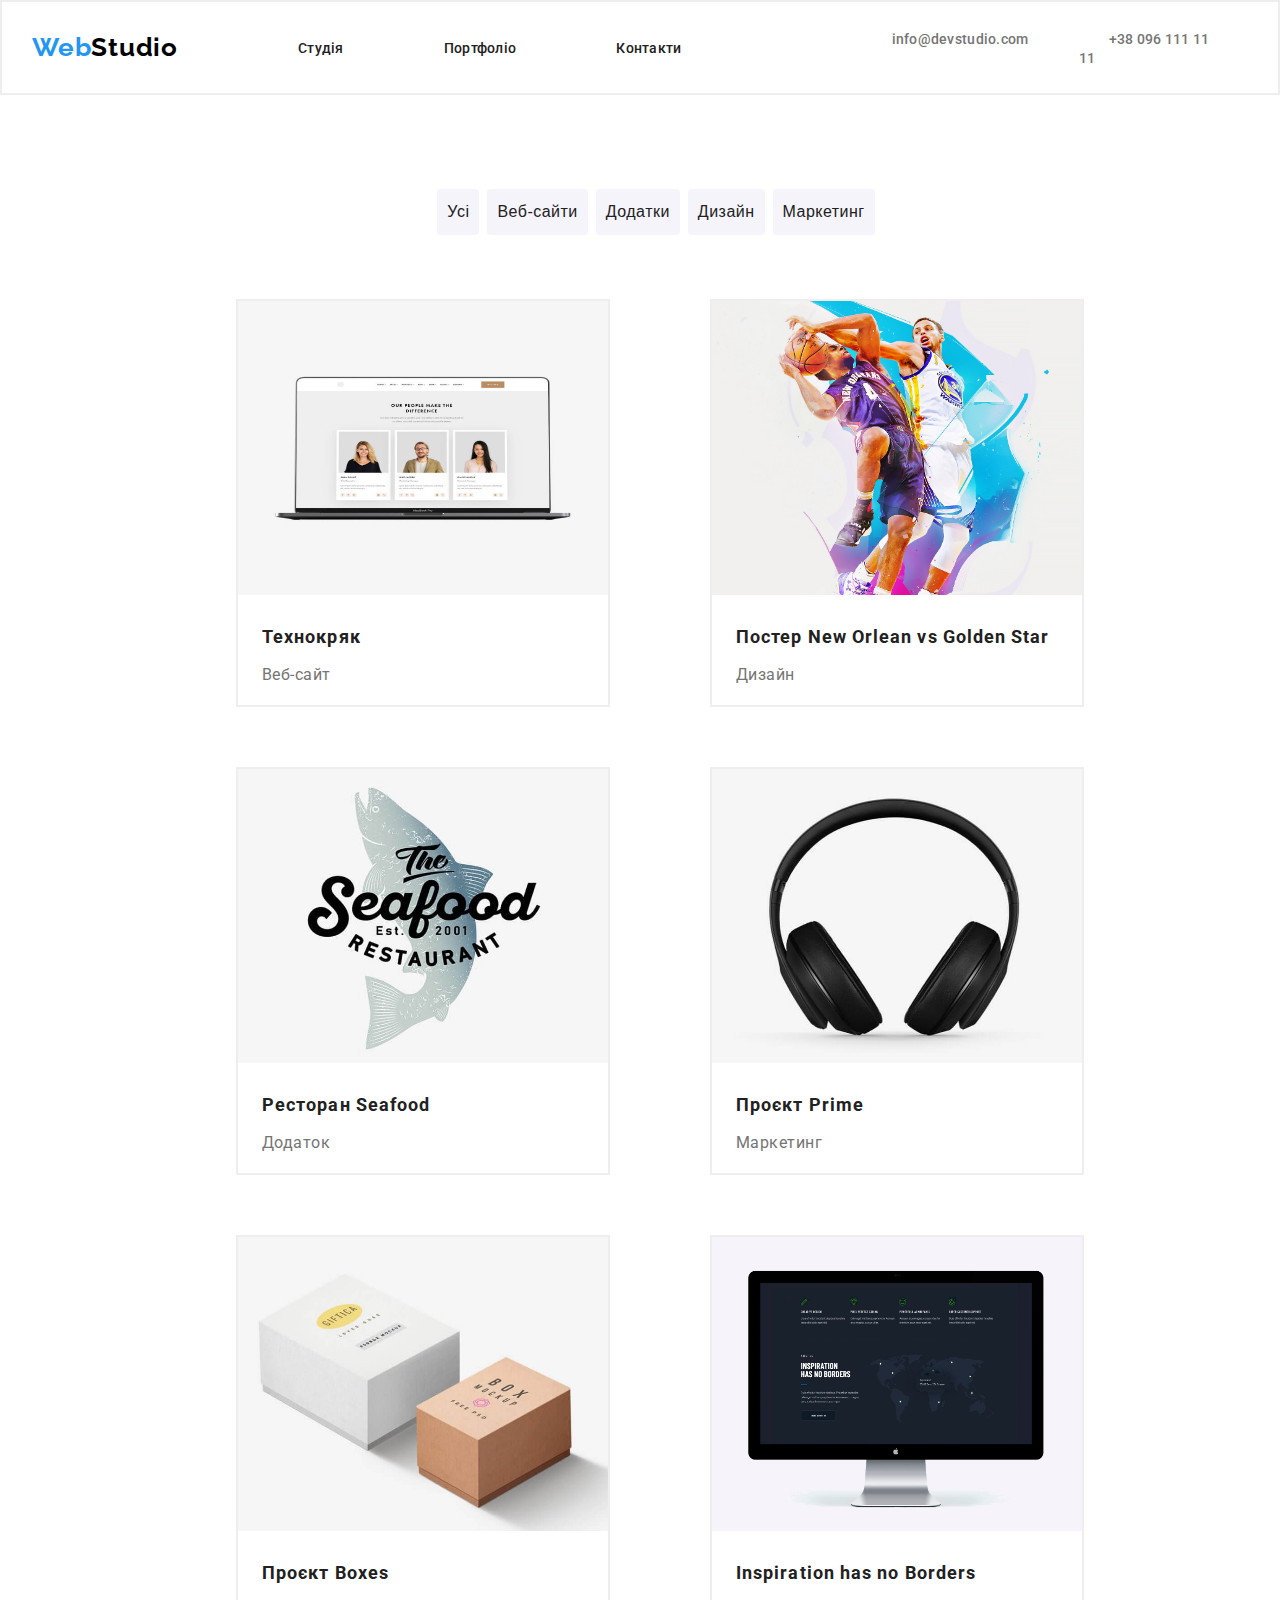
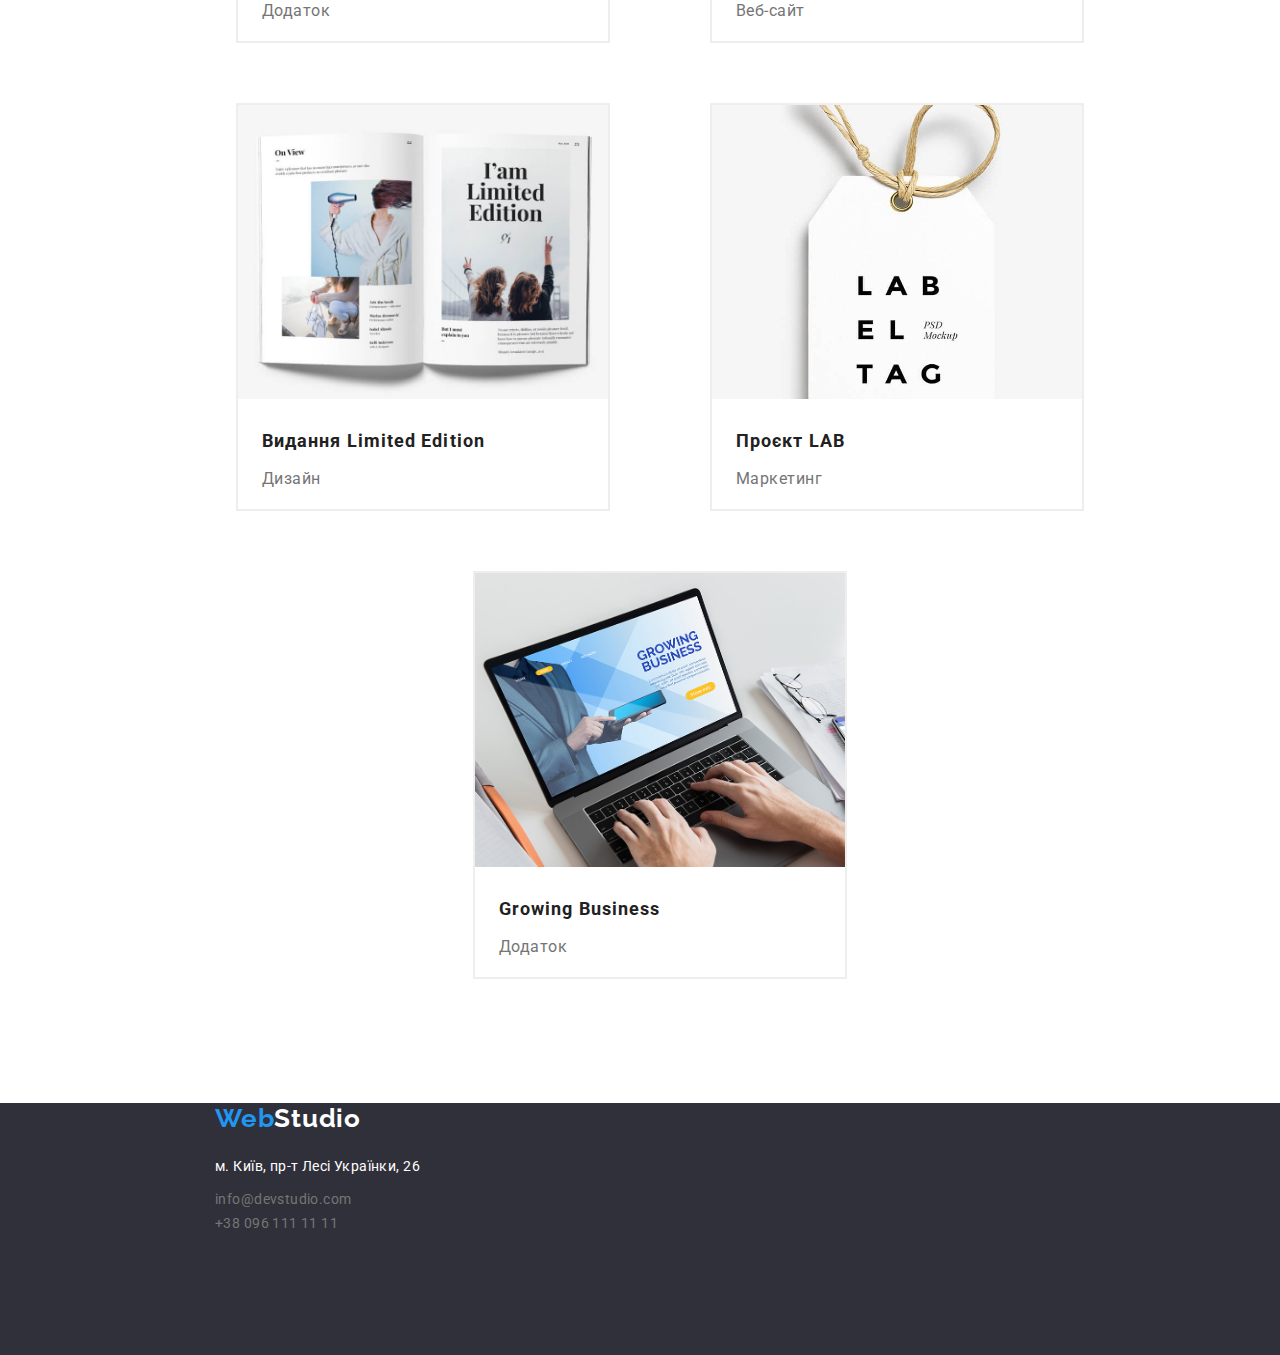
<file: portfolio.html>
<!DOCTYPE html>
<html lang="en">
<head>
    <meta charset="UTF-8">
    <meta http-equiv="X-UA-Compatible" content="IE=edge">
    <meta name="viewport" content="width=device-width, initial-scale=1.0">
    <title>Портфоліо</title>
    <link rel="stylesheet" href="./css/style.css" />
        <link href="https://fonts.googleapis.com/css2?family=Roboto:wght@400;500;700;900&display=swap" rel="stylesheet"/>
        <link href="https://fonts.googleapis.com/css2?family=Raleway:wght@700&display=swap" rel="stylesheet">
</head>
<body>
            <!--HEADER-->
        <header>
                <nav>
                    <div class = "direction-header">
                        <a href = "Logo" class = "logo">Web<span style = "color: black">Studio</span></a>
                            <ul class = "social-links">
                                <li><a href = "index.html">Студія</a></li>
                                <li><a href = "">Портфоліо</a></li>
                                <li><a href = "">Контакти</a></li>
                             </ul>
                        <ul class = "contact">
                            <li><a href = "mailto: info@devstudio.com">info@devstudio.com</a></li>
                            <li><a href = "tel: +38 096 111 11 11">+38 096 111 11 11</a></li>
                        </ul>
                    </div>                
                </nav>
        </header>
            <!--MAIN-->
    <main>
        <section>
    <ul class = "direction">
        <li><button type ="button" class ="second-button">Усі</button></li>
            <li><button type ="button" class ="second-button">Веб-сайти</button></li>
                <li><button type ="button" class ="second-button">Додатки</button></li>
            <li><button type ="button" class ="second-button">Дизайн</button></li>
        <li><button type ="button" class ="second-button">Маркетинг</button></li>
    </ul>
        </section>
            <!--II SECTION-->
        <section  class = "direction-two">
            <ul class = "box">
                <li class = "second-card">
                    <!--1-->
                        <img src="./images/f1.jpg" alt="Компьютер"
                        width="370" height="294"/>
                            <div class = "second-card-text">
                                <h3>Технокряк</h3>
                                <p>Веб-сайт</p>
                            </div>
                    </li>
                <li class = "second-card">
                    <!--2-->
                        <img src="./images/f2.jpg" alt="Баскетбол"
                        width="370" height="294"/>
                            <div class = "second-card-text">
                                <h3>Постер New Orlean vs Golden Star</h3>
                                <p>Дизайн</p>
                            </div>
                        </li>
                <li class = "second-card">
                    <!--3-->
                        <img src="./images/f3.jpg" alt="Рыба"
                        width="370" height="294"/>
                            <div class = "second-card-text">
                                <h3>Ресторан Seafood</h3>
                                <p>Додаток</p>
                            </div>
                    </li>
                <li class = "second-card">
                    <!--4-->
                        <img src="./images/f4.jpg" alt="Наушники"
                        width="370" height="294"/>
                            <div class = "second-card-text">
                                <h3>Проєкт Prime</h3>
                                <p>Маркетинг</p>
                            </div>
                    </li>
                <li class = "second-card">
                    <!--5-->
                        <img src="./images/f5.jpg" alt="Коробки"
                        width="370" height="294"/>
                            <div class = "second-card-text">
                                <h3>Проєкт Boxes</h3>
                                <p>Додаток</p>
                            </div>
                    </li>
                <li class = "second-card">
                    <!--6-->
                        <img src="./images/f6.jpg" alt="Монитор"
                        width="370" height="294"/>
                            <div class = "second-card-text">
                                <h3>Inspiration has no Borders</h3>
                                <p>Веб-сайт</p>
                            </div>
                    </li>
                <li class = "second-card">
                    <!--7-->
                        <img src="./images/f7.jpg" alt="Журнал"
                        width="370" height="294"/>
                            <div class = "second-card-text">
                                <h3>Видання Limited Edition</h3>
                                <p>Дизайн</p>
                            </div>
                    </li>
                <li class = "second-card">
                    <!--8-->
                        <img src="./images/f8.jpg" alt="Бирка"
                        width="370" height="294"/>
                            <div class = "second-card-text">
                                <h3>Проєкт LAB</h3>
                                <p>Маркетинг</p>
                            </div>
                    </li>
                <li class = "second-card">
                    <!--9-->
                        <img src="./images/f9.jpg" alt="Ноутбук"
                        width="370" height="294"/>
                            <div class = "second-card-text">
                                <h3>Growing Business</h3>
                                <p>Додаток</p>
                            </div>
                    </li>
                </ul>
        </section>

        </main>
            <!--FOOTER-->
            <footer class = "footer-background" >
                <div class = "container-second-page">
                    <a href="logo" class = "footer-logo">Web<span style = "color: white">Studio</span></a>
                <address class = "footer-text">
                    <p>м. Київ, пр-т Лесі Українки, 26</p>
                <ul class = "contact-two">
                    <li><a href="mailto:info@devstudio.com">info@devstudio.com</a></li>
                        <li><a href="tel:+38 096 111 11 11">+38 096 111 11 11</a></li>
                    </ul>
            </address>
        </div>
    </footer>       
</body>
</html>
</file>
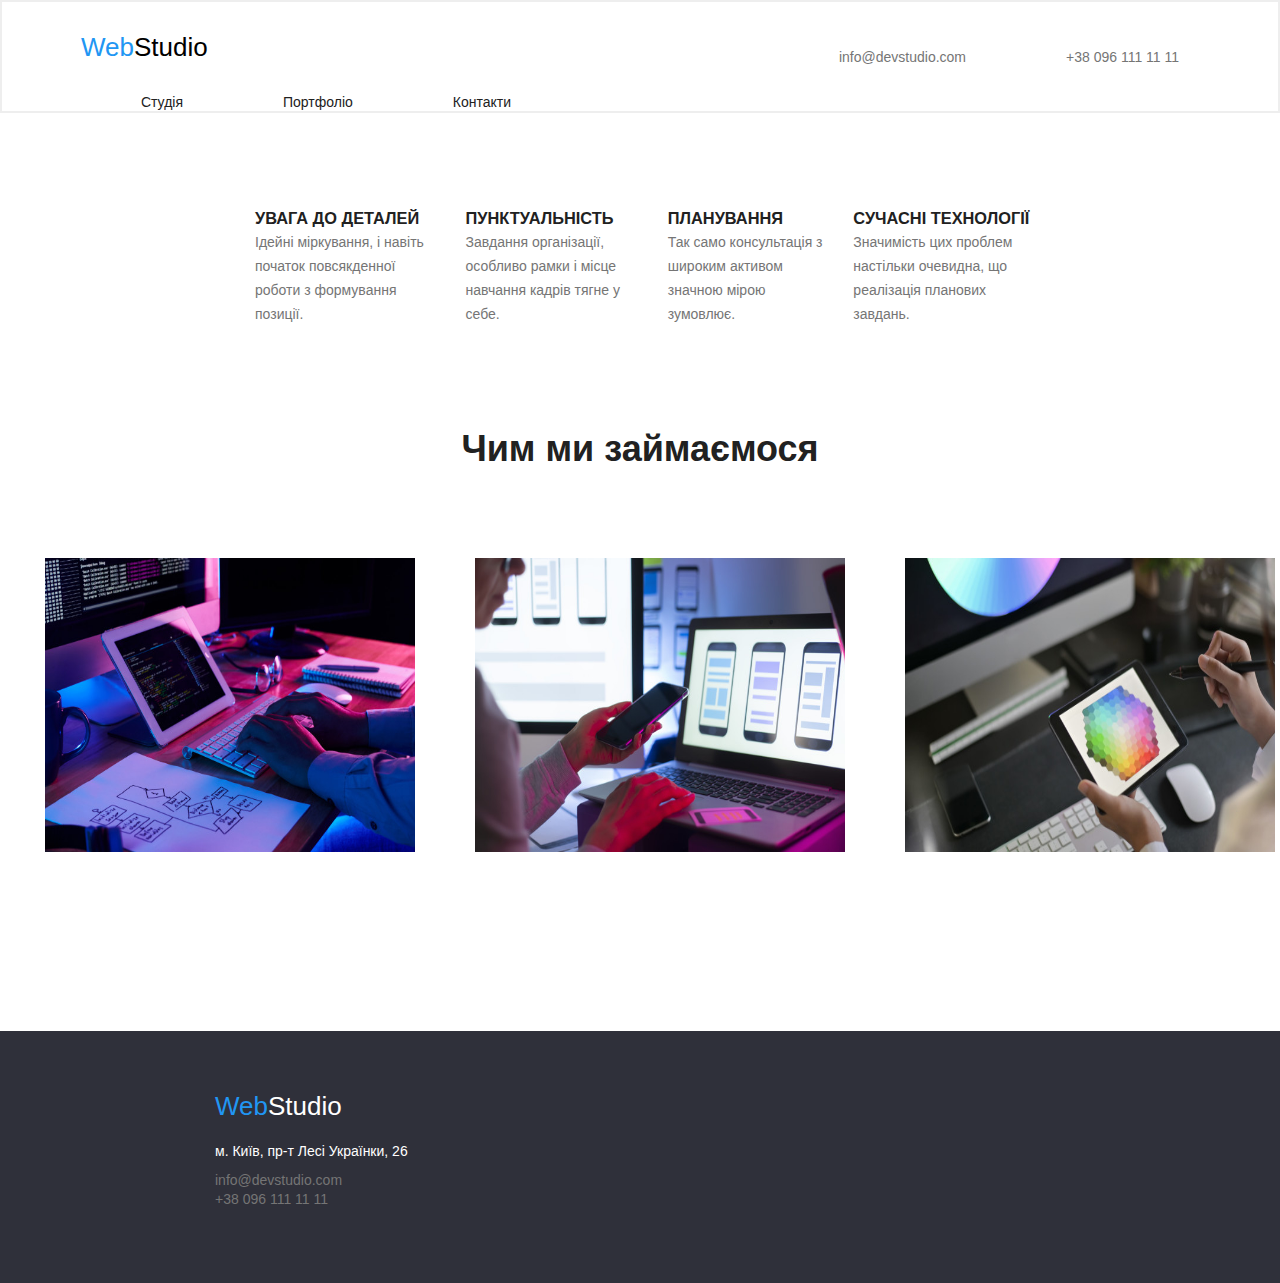
<file: try.html>
<!DOCTYPE html>
<html lang="en">
<head>
    <meta charset="UTF-8">
    <meta http-equiv="X-UA-Compatible" content="IE=edge">
    <meta name="viewport" content="width=device-width, initial-scale=1.0">
    <title>Document</title>
    <link rel="stylesheet" href="try.css" />
</head>
<body>
    <header class = "direction">
                <nav class = "">
                <a href = "Logo" class = "logo">Web<span style = "color: black">Studio</span></a>    
   
                <ul class = "social-links">
                        <li><a href = "index.html">Студія</a></li>
                        <li><a href = "">Портфоліо</a></li>
                        <li><a href = "">Контакти</li></a>
                    </ul>
                </nav>
                    <ul class = "contact">
                        <li><a href = "mailto: info@devstudio.com">info@devstudio.com</a></li>
                        <li><a href = "tel: +38 096 111 11 11">+38 096 111 11 11</a></li>
                    </ul>              
    
    </header>



            
            <main>
            <section class = "information">
                <ul class = "direction-inform">
                <li>
                    <h3>УВАГА ДО ДЕТАЛЕЙ</h3>
                        <p>Ідейні міркування, і навіть початок повсякденної роботи з формування позиції.</p>
            </li>
                <li>
                    <h3>ПУНКТУАЛЬНІСТЬ</h3>
                        <p>Завдання організації, особливо рамки і місце навчання кадрів тягне у себе.</p>
            </li>
                <li>    
                    <h3>ПЛАНУВАННЯ</h3>
                        <p>Так само консультація з широким активом значною мірою зумовлює.</p>
            </li>
                <li>    
                    <h3>СУЧАСНІ ТЕХНОЛОГІЇ</h3>
                        <p>Значимість цих проблем настільки очевидна, що реалізація планових завдань.</p>
            </li>
                </ul>
                                <!--BELOW-->
            <h2 class = "title">Чим ми займаємося</h2>
                <ul class = "images-page-one">
                    <li>
                        <img src=  ".//images/1.jpg" alt="Програмуванням" /></li>
                    <li>
                        <img src = ".//images/2.jpg" alt="Байдикуванням"/></li>
                    <li>
                        <img src = ".//images/3.jpg" alt="Підбором"/></li>
                </ul>
            </section>






            </main>
            <footer class = "footer-background" >
                <div class = "container">
                <a href="logo" class = "footer-logo">Web<span style = "color: white">Studio</span></a>
                <address class = "footer-text">
                        <p>м. Київ, пр-т Лесі Українки, 26</p>
                    <ul class = "contact-two">
                        <li><a href="mailto:info@devstudio.com">info@devstudio.com</a></li>
                        <li><a href="tel:+38 096 111 11 11">+38 096 111 11 11</a></li>
                    </ul>
                </address>
                </div>
        </footer>





</body>
</html>
</file>
<file: css/style.css>
html, body, div, span, applet, object, iframe,
h1, h2, h3, h4, h5, h6, p, blockquote, pre,
a, abbr, acronym, address, big, cite, code,
del, dfn, em, img, ins, kbd, q, s, samp,
small, strike, strong, sub, sup, tt, var,
b, u, i, center,
dl, dt, dd, ol, ul, li,
fieldset, form, label, legend, input, textarea,
table, caption, tbody, tfoot, thead, tr, th, td,
article, aside, canvas, details, embed, 
figure, figcaption, footer, header, hgroup, 
menu, nav, output, ruby, section, summary,
time, mark, audio, video {
	margin: 0;
}
body {
    font-family: "Roboto", sans-serif;
    background-color: var(--brand-main-color);
}

:root {
    --brand-main-color: #ffffff;
    --brand-text: #212121;
    --brand-allocations: #757575;
    --brand-link: #2196F3;
}



.direction-header {
    display: flex;
    justify-content: space-around;
    align-items: center;
    background-color: var(--brand-main-color);

    border: 2px solid #EEEEEE;
}
.direction-header a {
    margin: 30px;
}
.logo {
    text-decoration: none;
    font-family: "Raleway";
    font-style: normal;
    font-weight: 700;
    font-size: 26px;
    line-height: 31px;
    letter-spacing: 0.03em;
    color: #2196F3;
}
.social-links {
    list-style: none;
    display: flex;
    margin-right: 90px;

}
.social-links a {
    text-decoration: none;
    font-style: normal;
    font-size: 14px;
    line-height: 16px;
    font-weight: 500;
    letter-spacing: 0.02em;
    color: var(--brand-text);

    margin: 50px;
    
}
.social-links :hover {
    color: var(--brand-link);
}
.contact {
    list-style: none;
    display: flex;

}
.contact a{
    text-decoration: none;
    font-style: normal;
    font-weight: 500;
    font-size: 14px;
    line-height: 16px;
    letter-spacing: 0.02em;
    color: var(--brand-allocations);

    margin-right: 50px;
}
.contact :hover {
    color: var(--brand-link);
}


.first-title {
    font-style: normal;
    font-weight: 900;
    font-size: 44px;
    line-height: 60px;
    text-align: center;
    letter-spacing: 0.06em;
    text-transform: uppercase;
    color: var(--brand-text);
    
    margin: 30px;
}
.direction-first {
    display: flex;
    flex-direction: column;
    justify-content: center;
    align-items: center;
    
    margin-top: 200px;
    margin-bottom: 280px;
}
.button {
    width: 216px;
    height: 50px;
    background-color: var(--brand-link);
    border-radius: 4px;
    border: 0px;
        font-style: normal;
        font-weight: 700;
        font-size: 16px;
        line-height: 30px;
    color: white;
    box-shadow: 0px 4px 4px 0px #00000026;
    cursor: pointer;

}
.direction-inform {
    list-style: none;
    display: flex;
    justify-content: center;
    align-items: center;
}

.information {
    margin: 215px;
}
.information h3 {
    font-size: 14px;
    font-style: normal;
    font-weight: 700;
    line-height: 16px;
    letter-spacing: 0.03em;
    text-transform: uppercase;
    color: var(--brand-text);

    margin-bottom: 10px;
}

.information p {
    font-style: normal;
    font-weight: 400;
    font-size: 14px;
    line-height: 24px;
    letter-spacing: 0.03em;
    color: var(--brand-allocations);

    margin-right: 30px;
}
.title {
    font-style: normal;
    font-weight: 700;
    font-size: 36px;
    line-height: 42px;
    letter-spacing: 0.03em;
    display: flex;
    justify-content: center;
    align-items: center;
    color: var(--brand-text);
    
    margin-top: 94px;
    margin-bottom: 50px;
}
.images-page-one { 
    list-style: none;
    display: flex;
    justify-content: center;
    align-items: center;
}
.images-page-one img { 
    width: 370px; 
    height: 294px;
    margin: 30px;
    margin-bottom: 50px;
}
.selection-color {
    background-color: #F5F4FA;
    padding-top: 94px;
   
}
.title-two {
    font-size: 36px;
    font-style: Bold;
    line-height: 1.6;
    display: flex;
    justify-content: center;
    align-items: center;
   
}
.our-team {
    list-style: none;
    display: flex;
    justify-content: center;
    align-items: center;
}
.our-team h3 {
    font-style: normal;
    font-weight: 500;
    font-size: 16px;
    line-height: 19px;
    letter-spacing: 0.03em;
    text-align: center;
    color: var(--brand-text);
    
    margin-bottom: 10px;
}

.our-team p {
    font-style: normal;
    font-weight: 400;
    font-size: 16px;
    line-height: 19px;
    letter-spacing: 0.03em;
    color: var(--brand-allocations);

    text-align: center;


}
.our-text-direction {
    display: flex;
    flex-direction: column;
    justify-content: center;
    align-items: center;

    margin-top: 25px;
}
.card-our {
    height: 368px;
    width: 270px;
    background-color: #FFFFFF;
    border: 2px solid #EEEEEE;
    border-radius: 3px;
    box-shadow: 0px 2px 1px 0px #00000033;

    margin: 30px;
}
.footer-logo {
    text-decoration: none;
    font-family: "Raleway";
    font-style: normal;
    font-weight: 700;
    font-size: 26px;
    line-height: 31px;
    color: var(--brand-link);
    letter-spacing: 0.03em;

    margin-top: 60px;
    margin-left: 215px;
}
.footer-text {
    text-decoration: none;
    list-style: none;
    font-style: normal;
    font-weight: 400;
    font-size: 14px;
    line-height: 24px;
    color: white;
    letter-spacing: 0.03em;

    margin: 20px 215px;
}

.contact-two {
    list-style: none;
    padding-left: 0px;
    margin-top: 9px;

}
.contact-two a{
    text-decoration: none;
    font-style: normal;
    font-weight: 400;
    font-size: 14px;
    line-height: 24px;
    letter-spacing: 0.03em;
    color: var(--brand-allocations);
}
.contact-two :hover {
    color: var(--brand-link);
}
.container {
    display: flex;
    flex-direction: column;
    justify-content: space-evenly;
    align-items: flex-start;
}
.footer-background {
    text-decoration: none;
    list-style: none;
    background-color: #2F303A;
    height: 252px;
}
.second-button {
    list-style: none;
    font-style: normal;
    font-weight: 500;
    font-size: 16px;
    line-height: 26px;
    letter-spacing: 0.03em;
    text-align: center;
    background-color: #F5F4FA;
    border-radius: 4px;
    border: 0px;
    color: var(--brand-text);
    cursor: pointer;

    padding: 10px;
    margin-right: 8px; 
}   
.second-button:hover {
    background-color: var(--brand-link);
    color: white;
}
.direction {
    list-style: none;
    display: flex;
    justify-content: center;
    align-items: center;
    
    margin-top: 94px;
    margin-bottom: 34px;
}
.direction-two {
    list-style: none;
    
}
.box {
    text-decoration: none;
    list-style: none;
    

    display: flex;
    flex-wrap: wrap;
    justify-content: center;
    align-items: center;

    margin-bottom: 94px;
}

.second-card-text {
    margin: 20px 24px;
}

.box h3{
    font-style: normal;
    font-size: 18px;
    font-weight: 700;
    line-height: 36px;
    letter-spacing: 0.06em;
    color: var(--brand-text);
}
.box p {
    font-style: normal;
    font-weight: 400;
    font-size: 16px;
    line-height: 30px;
    line-height: 2.0;
    letter-spacing: 0.03em;
    color: var(--brand-allocations);

    margin-top: 4px;
}
.second-card {
    height: 404px;
    width: 370px;
    border: 2px solid #EEEEEE;
    background: #FFFFFF;
    
    margin: 30px 50px;
}
</file>
<file: try.css>
html, body, div, span, applet, object, iframe,
h1, h2, h3, h4, h5, h6, p, blockquote, pre,
a, abbr, acronym, address, big, cite, code,
del, dfn, em, img, ins, kbd, q, s, samp,
small, strike, strong, sub, sup, tt, var,
b, u, i, center,
dl, dt, dd, ol, ul, li,
fieldset, form, label, legend, input, textarea,
table, caption, tbody, tfoot, thead, tr, th, td,
article, aside, canvas, details, embed, 
figure, figcaption, footer, header, hgroup, 
menu, nav, output, ruby, section, summary,
time, mark, audio, video {
	margin: 0;
}
body {
    font-family: "Roboto", sans-serif;
    color: #212121;
}

.direction {
    display: flex;
    justify-content: space-around;
    align-items: center;

    border: 2px solid #EEEEEE;
}
.direction a {
    padding: 30px;
}
.logo {
    text-decoration: none;
    font-family: "Raleway", sans-serif;
    color: #2196F3;
    font-size: 26px;
    line-height: 31px;
    display: flex;
    
    padding-left: 215px;    
}
.social-links {
    list-style: none;
    display: flex;
    padding-right: 90px;

}
.social-links a {
    text-decoration: none;
    color: #212121;
    font-size: 14px;
    font-weight: 500;
    line-height: 16px;


    padding: 50px;
    
}
.social-links :hover {
    color: #2196F3;
}
.contact {
    list-style: none;
    display: flex;

}
.contact a{
    text-decoration: none;
    color: #757575;
    font-weight: 500;
    font-style: normal;
    font-size: 14px;

    padding: 50px;
}
.contact :hover {
    color: #2196F3;
}

.footer-logo {
    text-decoration: none;
    font-family: "Raleway", sans-serif;
    color: #2196F3;
    font-size: 26px;
    line-height: 31px;

    margin-top: 60px;
    margin-left: 215px;
}
.footer-text {
    text-decoration: none;
    list-style: none;
    line-height: 1.4;
    font-size: 14px;
    font-style: normal;
    font-weight: 400;
    color: white;

    margin: 20px 215px;
}

.contact-two {
    list-style: none;
    padding-left: 0px;
    padding-top: 9px;

}
.contact-two a{
    text-decoration: none;
    color: #757575;
    font-weight: 500;
    font-style: normal;
    font-size: 14px;
    
    
}
.contact-two :hover {
    color: #2196F3;
}
.container {
    display: flex;
    flex-direction: column;
    justify-content: space-evenly;
    align-items: flex-start;
    
    
}
.footer-background {
    text-decoration: none;
    list-style: none;
    background-color: #2F303A;
    height: 252px;
}

















.direction-inform {
    list-style: none;
    display: flex;
    justify-content: center;
    align-items: center;
}

.information {
    font-size: 14px;
    line-height: 1.4;

    margin: 94px 215px;
}
  
.information p {
    color: #757575;
    font-weight: 400;
    font-weight: 400;
    line-height: 24px;
   
    margin-right: 30px;
}
.images-page-one { 
    list-style: none;
    display: flex;
    justify-content: center;
    align-items: center;
}
.images-page-one img { 
    width: 370px; 
    height: 294px;
    margin: 30px;
    padding-bottom: 50px;
}
.title {
    font-size: 36px;
    font-style: Bold;
    line-height: 1.6;
    display: flex;
    justify-content: center;
    align-items: center;

    margin-top: 94px;
    margin-bottom: 50px;
}
</file>
